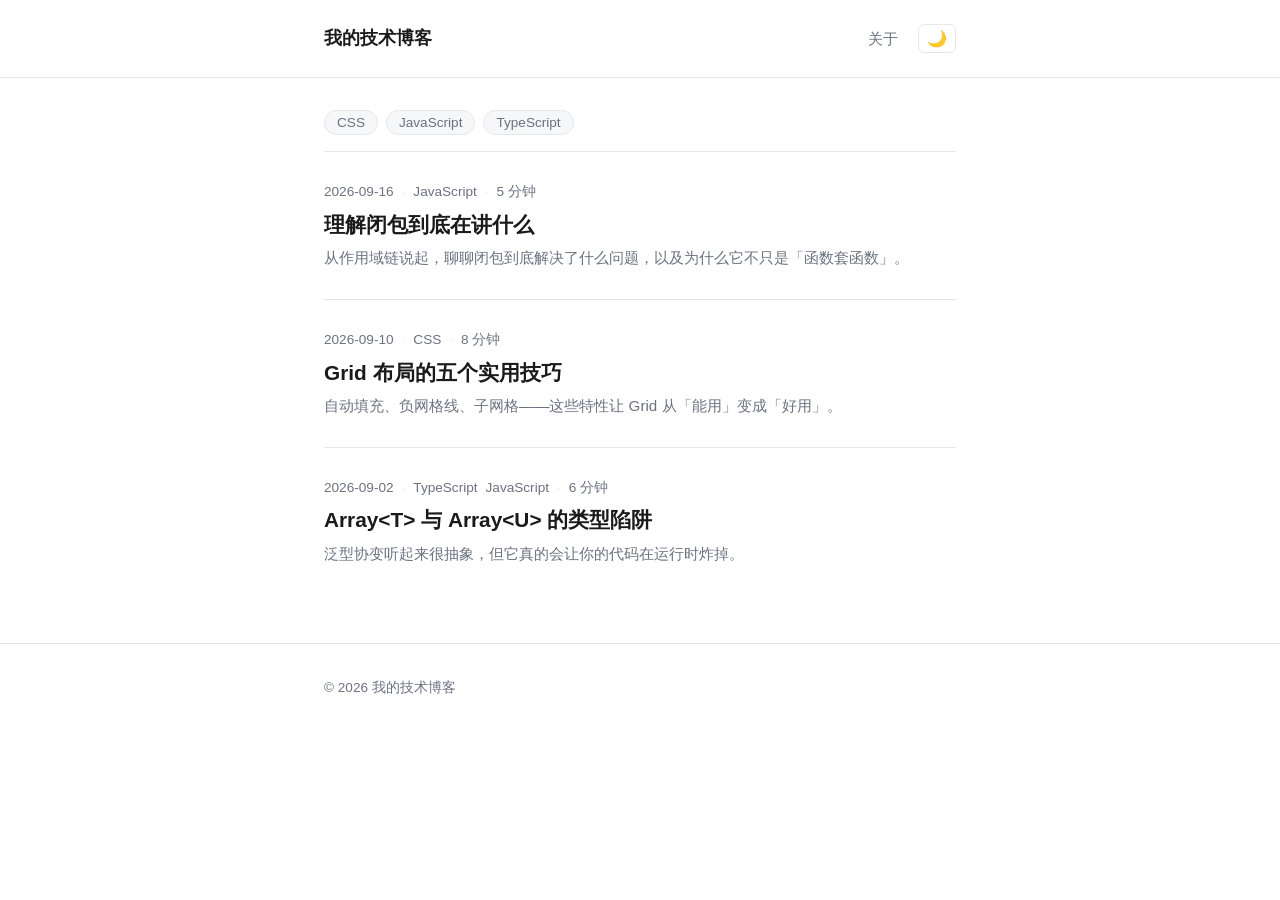
<file: index.html>
<!DOCTYPE html>
<html lang="zh-CN">
<head>
  <meta charset="UTF-8">
  <meta name="viewport" content="width=device-width, initial-scale=1">
  <title>我的技术博客</title>
  <link rel="stylesheet" href="assets/css/main.css">
  <!-- 顺序不可调换：blog-core 提供函数，posts 提供数据，theme 依赖 blog-core -->
  <script src="assets/js/blog-core.js"></script>
  <script src="assets/js/posts.js"></script>
  <script src="assets/js/theme.js"></script>
</head>
<body>
  <header class="site-header">
    <div class="container site-header__inner">
      <!-- 首页用 h1 承载站点标题：文章标题是 h2，缺 h1 会让标题层级从 h2 起始 -->
      <h1 class="site-title"><a class="site-title__link" href="index.html">我的技术博客</a></h1>
      <nav class="site-nav">
        <a class="site-nav__link" href="about.html">关于</a>
        <button class="theme-toggle" type="button" id="theme-toggle" aria-label="切换主题"></button>
      </nav>
    </div>
  </header>

  <main class="container">
    <div class="tag-bar" id="tag-bar" role="group" aria-label="按标签筛选"></div>
    <ul class="post-list" id="post-list"></ul>
  </main>

  <footer class="site-footer">
    <div class="container"><p>© 2026 我的技术博客</p></div>
  </footer>

  <script src="assets/js/home.js"></script>
</body>
</html>
</file>
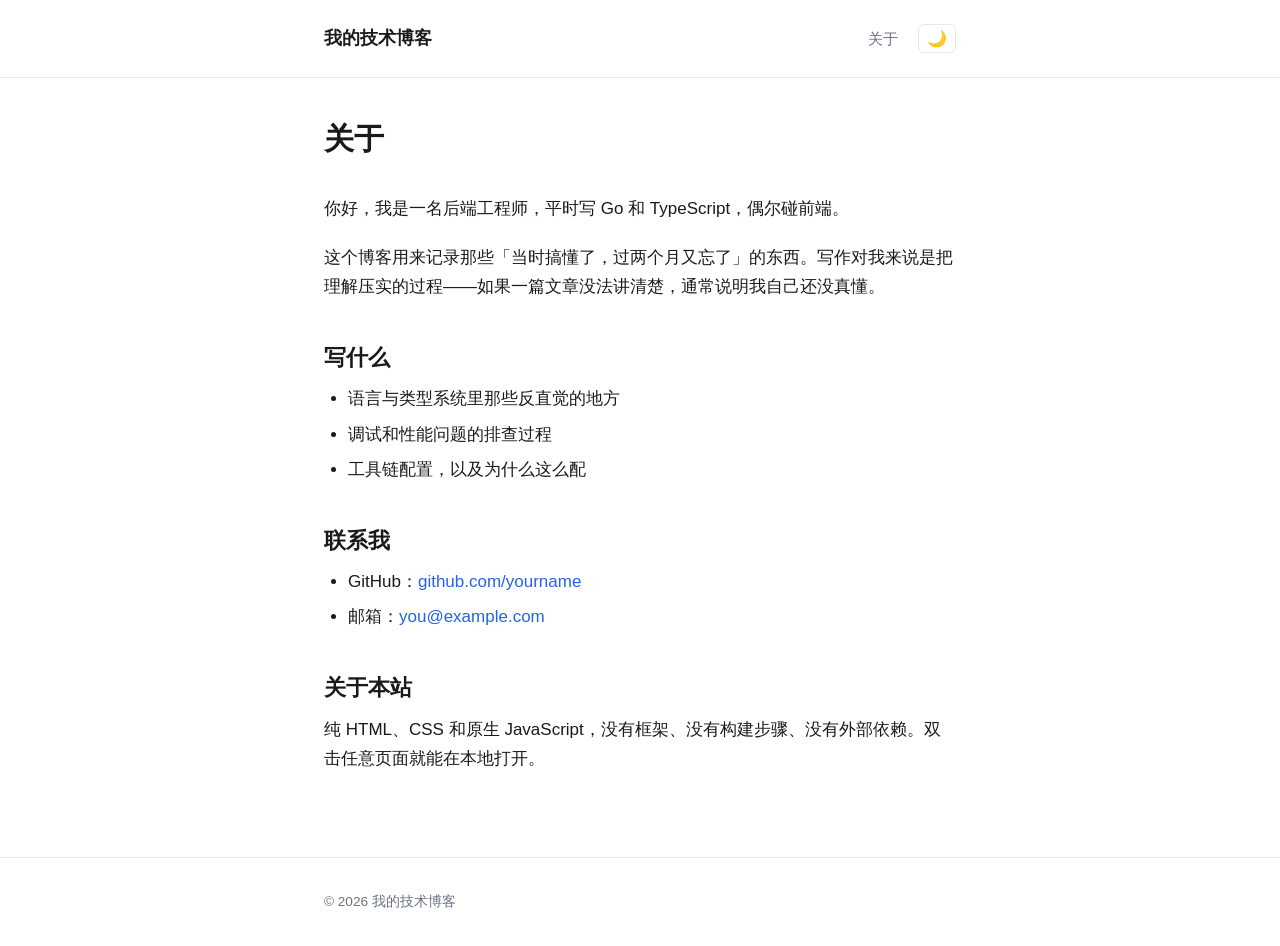
<file: about.html>
<!DOCTYPE html>
<html lang="zh-CN">
<head>
  <meta charset="UTF-8">
  <meta name="viewport" content="width=device-width, initial-scale=1">
  <title>关于 — 我的技术博客</title>
  <link rel="stylesheet" href="assets/css/main.css">
  <link rel="stylesheet" href="assets/css/post.css">
  <script src="assets/js/blog-core.js"></script>
  <script src="assets/js/posts.js"></script>
  <script src="assets/js/theme.js"></script>
</head>
<body>
  <header class="site-header">
    <div class="container site-header__inner">
      <a class="site-title" href="index.html">我的技术博客</a>
      <nav class="site-nav">
        <a class="site-nav__link" href="about.html">关于</a>
        <button class="theme-toggle" type="button" id="theme-toggle" aria-label="切换主题"></button>
      </nav>
    </div>
  </header>

  <main class="container">
    <article>
      <header class="post-header">
        <h1 class="post-header__title">关于</h1>
      </header>

      <div class="post-body">
        <!-- 改这里：换成你自己的介绍 -->
        <p>你好，我是一名后端工程师，平时写 Go 和 TypeScript，偶尔碰前端。</p>
        <p>这个博客用来记录那些「当时搞懂了，过两个月又忘了」的东西。写作对我来说是把理解压实的过程——如果一篇文章没法讲清楚，通常说明我自己还没真懂。</p>

        <h2>写什么</h2>
        <ul>
          <li>语言与类型系统里那些反直觉的地方</li>
          <li>调试和性能问题的排查过程</li>
          <li>工具链配置，以及为什么这么配</li>
        </ul>

        <h2>联系我</h2>
        <ul>
          <li>GitHub：<a href="https://github.com/">github.com/yourname</a></li>
          <li>邮箱：<a href="mailto:you@example.com">you@example.com</a></li>
        </ul>

        <h2>关于本站</h2>
        <p>纯 HTML、CSS 和原生 JavaScript，没有框架、没有构建步骤、没有外部依赖。双击任意页面就能在本地打开。</p>
        <!-- 介绍结束 -->
      </div>
    </article>
  </main>

  <footer class="site-footer">
    <div class="container"><p>© 2026 我的技术博客</p></div>
  </footer>
</body>
</html>
</file>
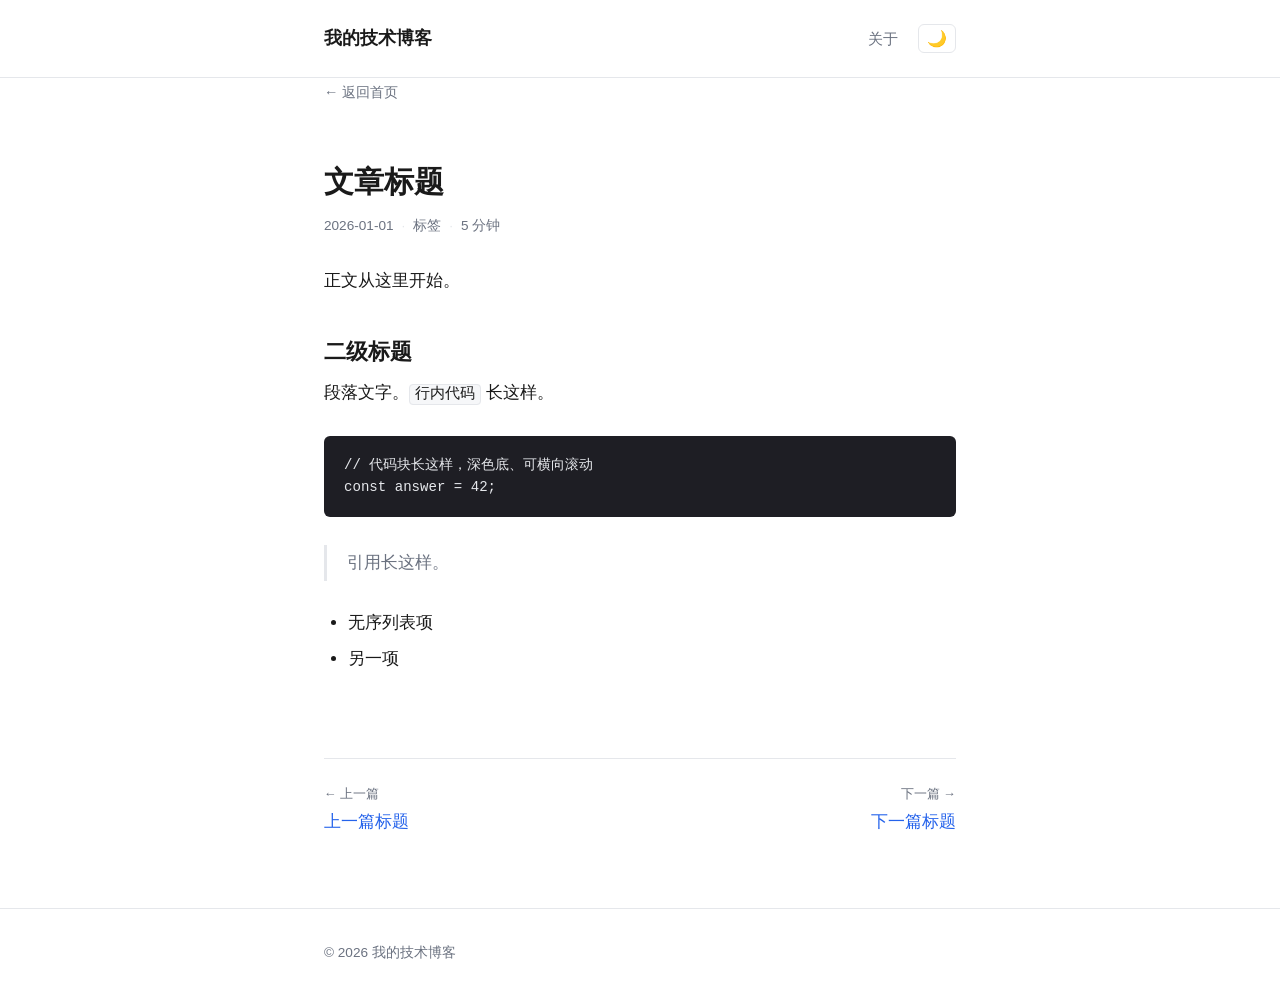
<file: template.html>
<!DOCTYPE html>
<html lang="zh-CN">
<head>
  <meta charset="UTF-8">
  <meta name="viewport" content="width=device-width, initial-scale=1">
  <!-- 改这里：文章标题 -->
  <title>文章标题 — 我的技术博客</title>
  <!-- 路径按文章页在 posts/ 下的位置写成 ../ 前缀，复制后无需修改 -->
  <link rel="stylesheet" href="../assets/css/main.css">
  <link rel="stylesheet" href="../assets/css/post.css">
  <script src="../assets/js/blog-core.js"></script>
  <script src="../assets/js/posts.js"></script>
  <script src="../assets/js/theme.js"></script>
</head>
<body>
  <header class="site-header">
    <div class="container site-header__inner">
      <a class="site-title" href="../index.html">我的技术博客</a>
      <nav class="site-nav">
        <a class="site-nav__link" href="../about.html">关于</a>
        <button class="theme-toggle" type="button" id="theme-toggle" aria-label="切换主题"></button>
      </nav>
    </div>
  </header>

  <main class="container">
    <article>
      <a class="back-link" href="../index.html">← 返回首页</a>

      <header class="post-header">
        <!-- 改这里：标题 -->
        <h1 class="post-header__title">文章标题</h1>
        <div class="post-meta">
          <!-- 改这里：日期 -->
          <time datetime="2026-01-01">2026-01-01</time>
          <span class="post-meta__sep">·</span>
          <!-- 改这里：标签，可有多个 -->
          <span class="post-tag">标签</span>
          <span class="post-meta__sep">·</span>
          <!-- 改这里：阅读时长 -->
          <span>5 分钟</span>
        </div>
      </header>

      <div class="post-body">
        <!-- 改这里：正文 -->
        <p>正文从这里开始。</p>

        <h2>二级标题</h2>
        <p>段落文字。<code>行内代码</code> 长这样。</p>

        <pre><code>// 代码块长这样，深色底、可横向滚动
const answer = 42;</code></pre>

        <blockquote><p>引用长这样。</p></blockquote>

        <ul>
          <li>无序列表项</li>
          <li>另一项</li>
        </ul>
        <!-- 正文结束 -->
      </div>
    </article>

    <nav class="post-nav">
      <!-- 改这里：上一篇 / 下一篇链接，没有就删掉对应的 <a> -->
      <a href="../index.html">
        <span class="post-nav__label">← 上一篇</span>
        <span>上一篇标题</span>
      </a>
      <a class="post-nav__next" href="../index.html">
        <span class="post-nav__label">下一篇 →</span>
        <span>下一篇标题</span>
      </a>
    </nav>
  </main>

  <footer class="site-footer">
    <div class="container"><p>© 2026 我的技术博客</p></div>
  </footer>
</body>
</html>
</file>
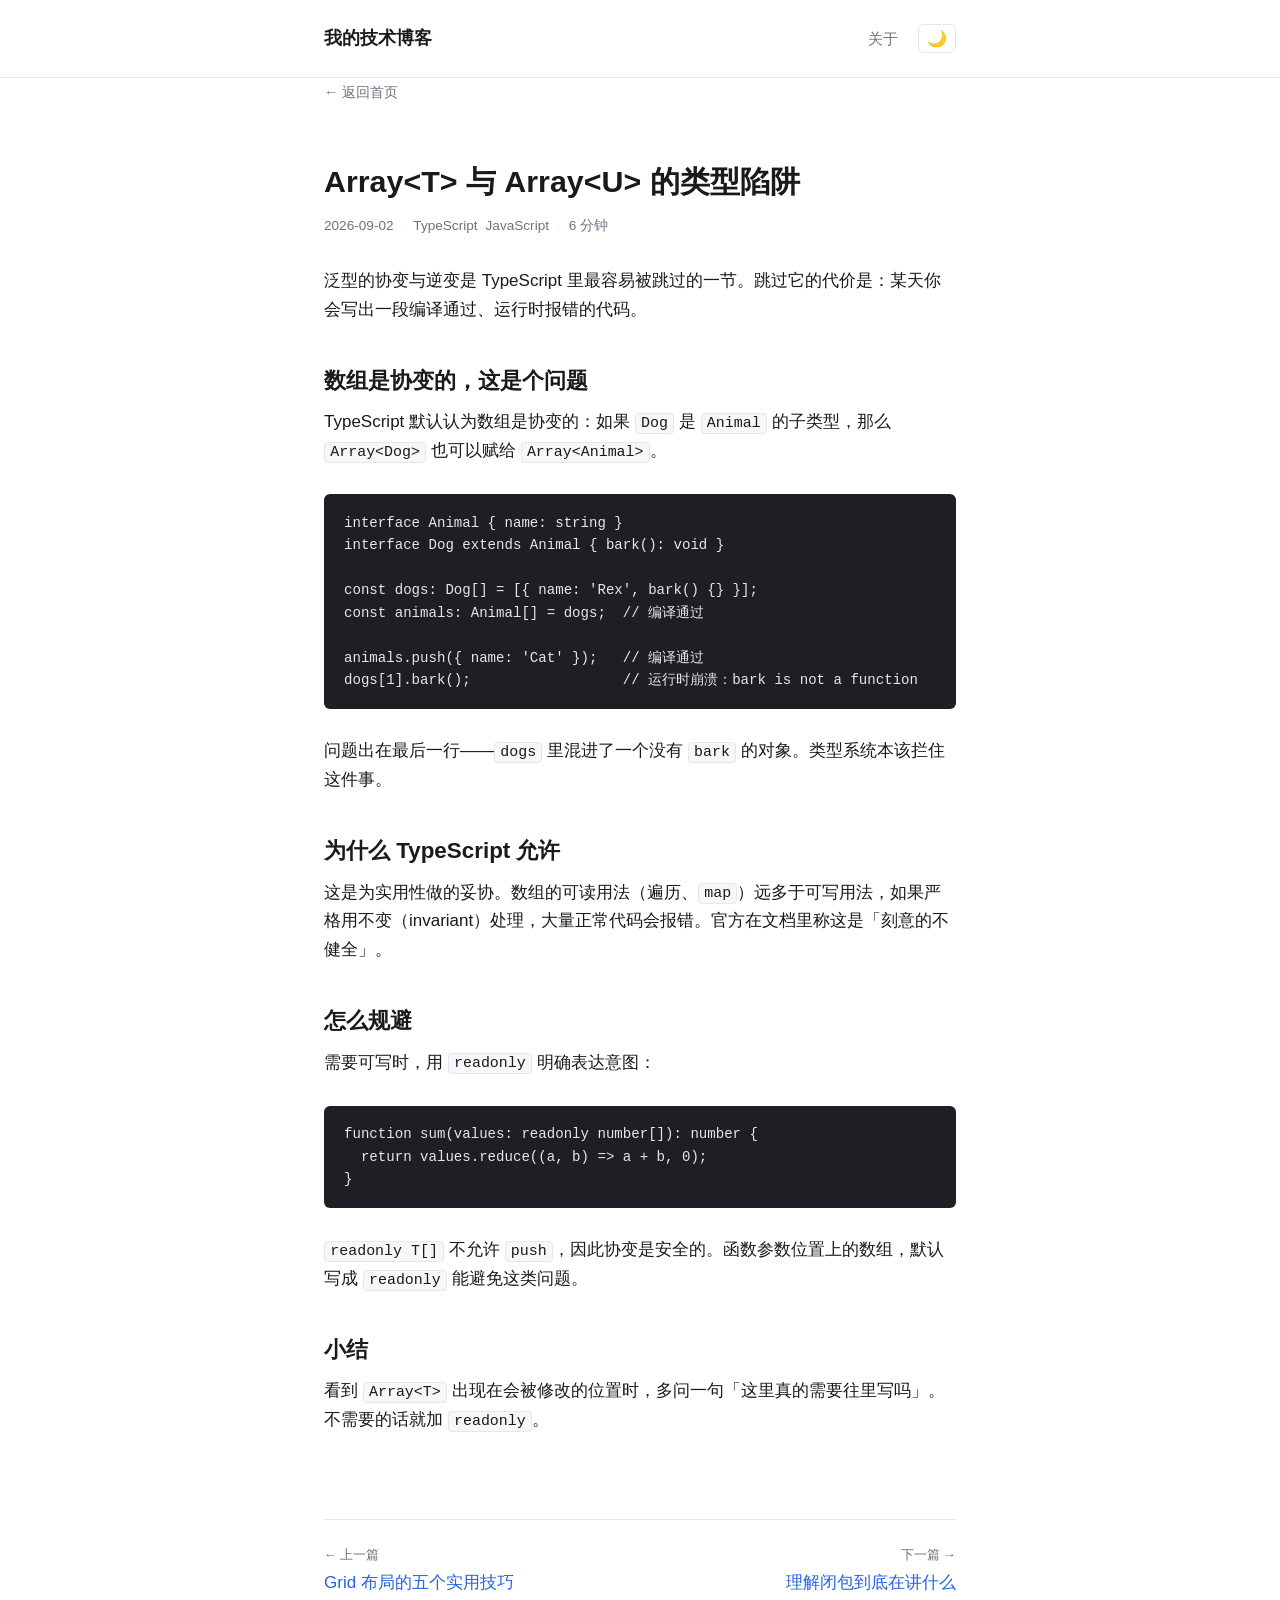
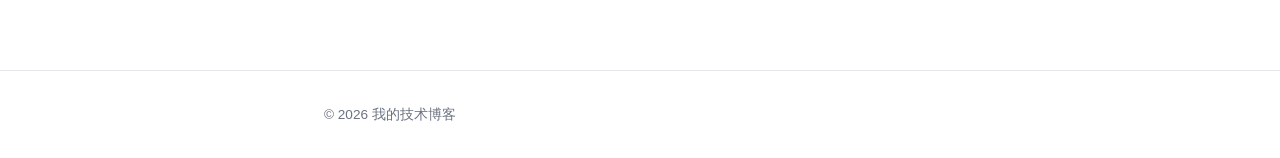
<file: posts/array-generics-pitfall.html>
<!DOCTYPE html>
<html lang="zh-CN">
<head>
  <meta charset="UTF-8">
  <meta name="viewport" content="width=device-width, initial-scale=1">
  <title>Array&lt;T&gt; 与 Array&lt;U&gt; 的类型陷阱 — 我的技术博客</title>
  <link rel="stylesheet" href="../assets/css/main.css">
  <link rel="stylesheet" href="../assets/css/post.css">
  <script src="../assets/js/blog-core.js"></script>
  <script src="../assets/js/posts.js"></script>
  <script src="../assets/js/theme.js"></script>
</head>
<body>
  <header class="site-header">
    <div class="container site-header__inner">
      <a class="site-title" href="../index.html">我的技术博客</a>
      <nav class="site-nav">
        <a class="site-nav__link" href="../about.html">关于</a>
        <button class="theme-toggle" type="button" id="theme-toggle" aria-label="切换主题"></button>
      </nav>
    </div>
  </header>

  <main class="container">
    <article>
      <a class="back-link" href="../index.html">← 返回首页</a>

      <header class="post-header">
        <h1 class="post-header__title">Array&lt;T&gt; 与 Array&lt;U&gt; 的类型陷阱</h1>
        <div class="post-meta">
          <time datetime="2026-09-02">2026-09-02</time>
          <span class="post-meta__sep">·</span>
          <span class="post-tag">TypeScript</span>
          <span class="post-tag">JavaScript</span>
          <span class="post-meta__sep">·</span>
          <span>6 分钟</span>
        </div>
      </header>

      <div class="post-body">
        <p>泛型的协变与逆变是 TypeScript 里最容易被跳过的一节。跳过它的代价是：某天你会写出一段编译通过、运行时报错的代码。</p>

        <h2>数组是协变的，这是个问题</h2>
        <p>TypeScript 默认认为数组是协变的：如果 <code>Dog</code> 是 <code>Animal</code> 的子类型，那么 <code>Array&lt;Dog&gt;</code> 也可以赋给 <code>Array&lt;Animal&gt;</code>。</p>

        <pre><code>interface Animal { name: string }
interface Dog extends Animal { bark(): void }

const dogs: Dog[] = [{ name: 'Rex', bark() {} }];
const animals: Animal[] = dogs;  // 编译通过

animals.push({ name: 'Cat' });   // 编译通过
dogs[1].bark();                  // 运行时崩溃：bark is not a function</code></pre>

        <p>问题出在最后一行——<code>dogs</code> 里混进了一个没有 <code>bark</code> 的对象。类型系统本该拦住这件事。</p>

        <h2>为什么 TypeScript 允许</h2>
        <p>这是为实用性做的妥协。数组的可读用法（遍历、<code>map</code>）远多于可写用法，如果严格用不变（invariant）处理，大量正常代码会报错。官方在文档里称这是「刻意的不健全」。</p>

        <h2>怎么规避</h2>
        <p>需要可写时，用 <code>readonly</code> 明确表达意图：</p>

        <pre><code>function sum(values: readonly number[]): number {
  return values.reduce((a, b) =&gt; a + b, 0);
}</code></pre>

        <p><code>readonly T[]</code> 不允许 <code>push</code>，因此协变是安全的。函数参数位置上的数组，默认写成 <code>readonly</code> 能避免这类问题。</p>

        <h2>小结</h2>
        <p>看到 <code>Array&lt;T&gt;</code> 出现在会被修改的位置时，多问一句「这里真的需要往里写吗」。不需要的话就加 <code>readonly</code>。</p>
      </div>
    </article>

    <nav class="post-nav">
      <a href="css-grid-tricks.html">
        <span class="post-nav__label">← 上一篇</span>
        <span>Grid 布局的五个实用技巧</span>
      </a>
      <a class="post-nav__next" href="understanding-closures.html">
        <span class="post-nav__label">下一篇 →</span>
        <span>理解闭包到底在讲什么</span>
      </a>
    </nav>
  </main>

  <footer class="site-footer">
    <div class="container"><p>© 2026 我的技术博客</p></div>
  </footer>
</body>
</html>
</file>
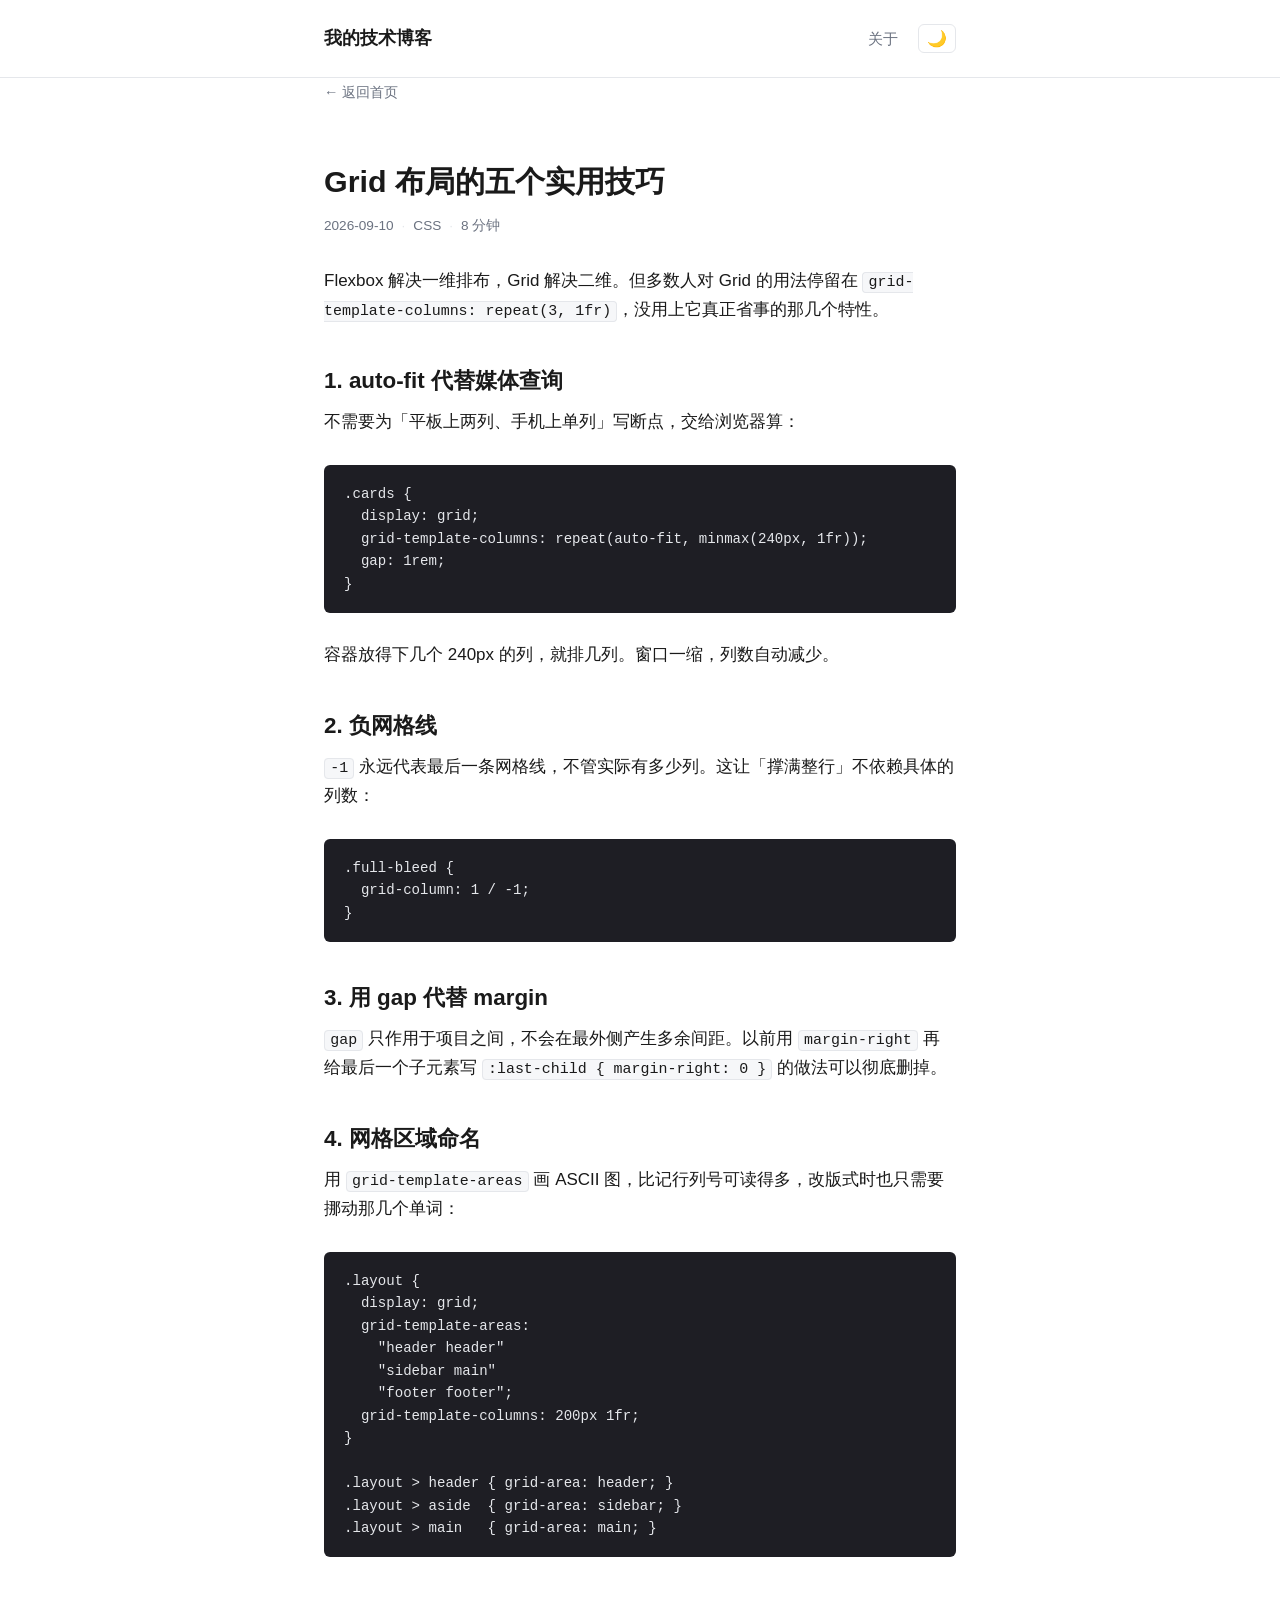
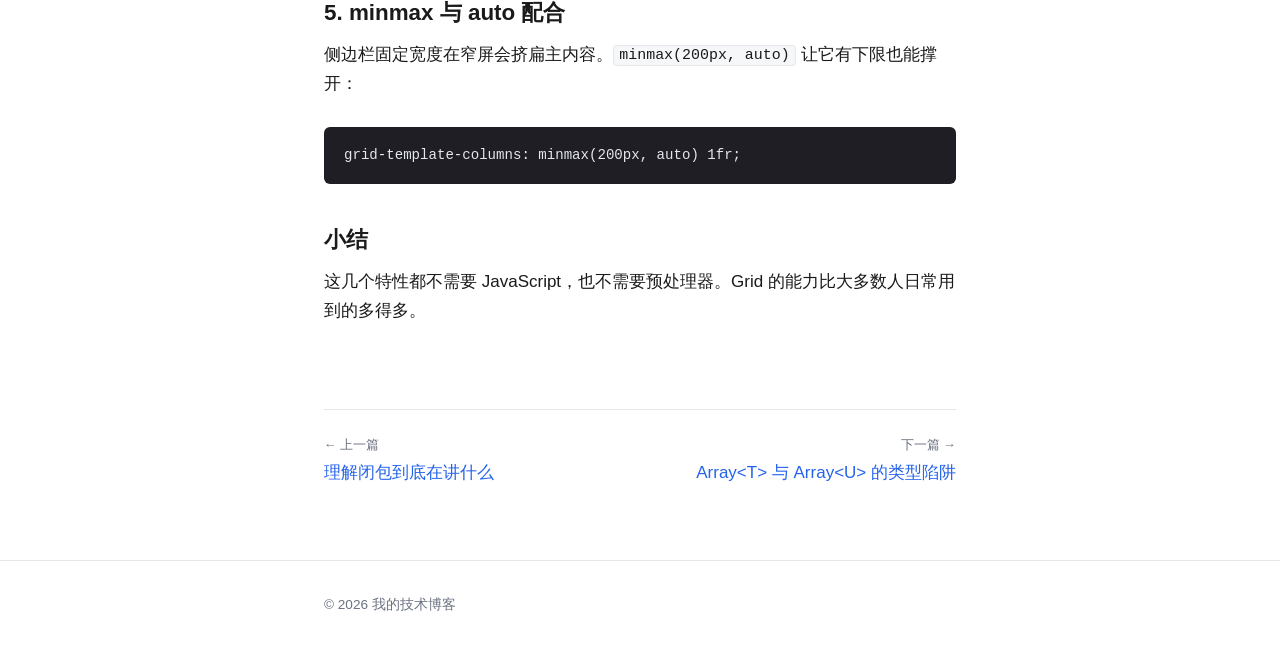
<file: posts/css-grid-tricks.html>
<!DOCTYPE html>
<html lang="zh-CN">
<head>
  <meta charset="UTF-8">
  <meta name="viewport" content="width=device-width, initial-scale=1">
  <title>Grid 布局的五个实用技巧 — 我的技术博客</title>
  <link rel="stylesheet" href="../assets/css/main.css">
  <link rel="stylesheet" href="../assets/css/post.css">
  <script src="../assets/js/blog-core.js"></script>
  <script src="../assets/js/posts.js"></script>
  <script src="../assets/js/theme.js"></script>
</head>
<body>
  <header class="site-header">
    <div class="container site-header__inner">
      <a class="site-title" href="../index.html">我的技术博客</a>
      <nav class="site-nav">
        <a class="site-nav__link" href="../about.html">关于</a>
        <button class="theme-toggle" type="button" id="theme-toggle" aria-label="切换主题"></button>
      </nav>
    </div>
  </header>

  <main class="container">
    <article>
      <a class="back-link" href="../index.html">← 返回首页</a>

      <header class="post-header">
        <h1 class="post-header__title">Grid 布局的五个实用技巧</h1>
        <div class="post-meta">
          <time datetime="2026-09-10">2026-09-10</time>
          <span class="post-meta__sep">·</span>
          <span class="post-tag">CSS</span>
          <span class="post-meta__sep">·</span>
          <span>8 分钟</span>
        </div>
      </header>

      <div class="post-body">
        <p>Flexbox 解决一维排布，Grid 解决二维。但多数人对 Grid 的用法停留在 <code>grid-template-columns: repeat(3, 1fr)</code>，没用上它真正省事的那几个特性。</p>

        <h2>1. auto-fit 代替媒体查询</h2>
        <p>不需要为「平板上两列、手机上单列」写断点，交给浏览器算：</p>

        <pre><code>.cards {
  display: grid;
  grid-template-columns: repeat(auto-fit, minmax(240px, 1fr));
  gap: 1rem;
}</code></pre>

        <p>容器放得下几个 240px 的列，就排几列。窗口一缩，列数自动减少。</p>

        <h2>2. 负网格线</h2>
        <p><code>-1</code> 永远代表最后一条网格线，不管实际有多少列。这让「撑满整行」不依赖具体的列数：</p>

        <pre><code>.full-bleed {
  grid-column: 1 / -1;
}</code></pre>

        <h2>3. 用 gap 代替 margin</h2>
        <p><code>gap</code> 只作用于项目之间，不会在最外侧产生多余间距。以前用 <code>margin-right</code> 再给最后一个子元素写 <code>:last-child { margin-right: 0 }</code> 的做法可以彻底删掉。</p>

        <h2>4. 网格区域命名</h2>
        <p>用 <code>grid-template-areas</code> 画 ASCII 图，比记行列号可读得多，改版式时也只需要挪动那几个单词：</p>

        <pre><code>.layout {
  display: grid;
  grid-template-areas:
    "header header"
    "sidebar main"
    "footer footer";
  grid-template-columns: 200px 1fr;
}

.layout &gt; header { grid-area: header; }
.layout &gt; aside  { grid-area: sidebar; }
.layout &gt; main   { grid-area: main; }</code></pre>

        <h2>5. minmax 与 auto 配合</h2>
        <p>侧边栏固定宽度在窄屏会挤扁主内容。<code>minmax(200px, auto)</code> 让它有下限也能撑开：</p>

        <pre><code>grid-template-columns: minmax(200px, auto) 1fr;</code></pre>

        <h2>小结</h2>
        <p>这几个特性都不需要 JavaScript，也不需要预处理器。Grid 的能力比大多数人日常用到的多得多。</p>
      </div>
    </article>

    <nav class="post-nav">
      <a href="understanding-closures.html">
        <span class="post-nav__label">← 上一篇</span>
        <span>理解闭包到底在讲什么</span>
      </a>
      <a class="post-nav__next" href="array-generics-pitfall.html">
        <span class="post-nav__label">下一篇 →</span>
        <span>Array&lt;T&gt; 与 Array&lt;U&gt; 的类型陷阱</span>
      </a>
    </nav>
  </main>

  <footer class="site-footer">
    <div class="container"><p>© 2026 我的技术博客</p></div>
  </footer>
</body>
</html>
</file>
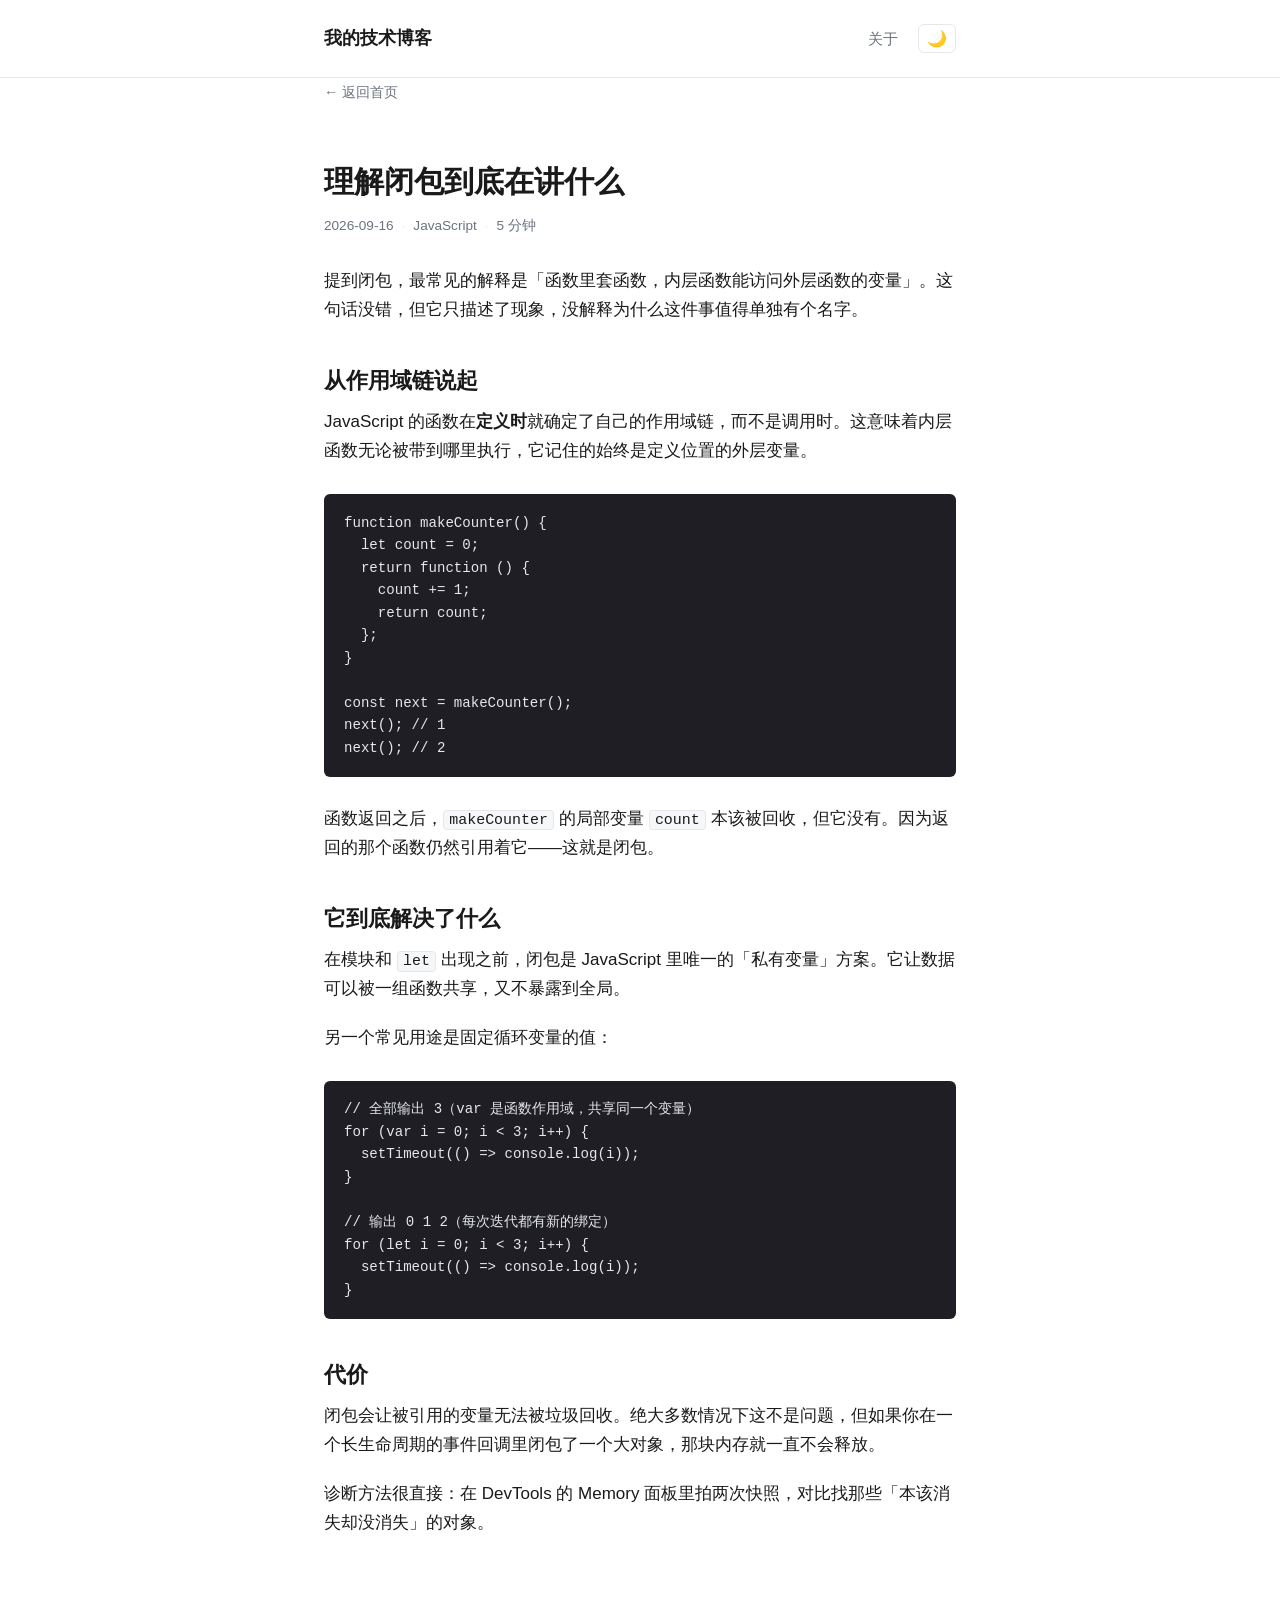
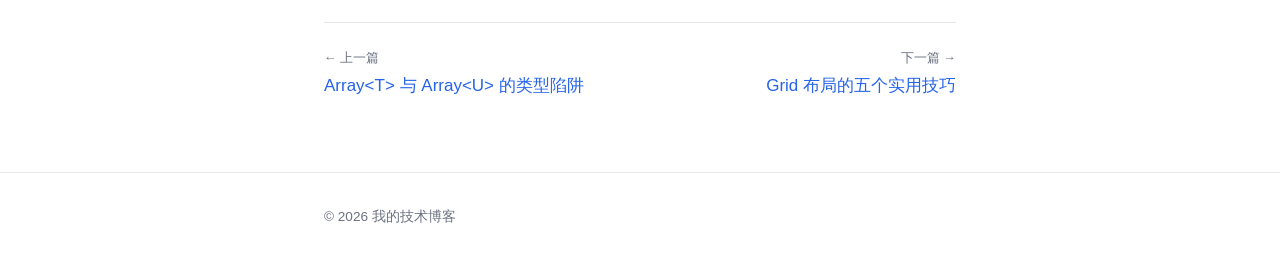
<file: posts/understanding-closures.html>
<!DOCTYPE html>
<html lang="zh-CN">
<head>
  <meta charset="UTF-8">
  <meta name="viewport" content="width=device-width, initial-scale=1">
  <title>理解闭包到底在讲什么 — 我的技术博客</title>
  <link rel="stylesheet" href="../assets/css/main.css">
  <link rel="stylesheet" href="../assets/css/post.css">
  <script src="../assets/js/blog-core.js"></script>
  <script src="../assets/js/posts.js"></script>
  <script src="../assets/js/theme.js"></script>
</head>
<body>
  <header class="site-header">
    <div class="container site-header__inner">
      <a class="site-title" href="../index.html">我的技术博客</a>
      <nav class="site-nav">
        <a class="site-nav__link" href="../about.html">关于</a>
        <button class="theme-toggle" type="button" id="theme-toggle" aria-label="切换主题"></button>
      </nav>
    </div>
  </header>

  <main class="container">
    <article>
      <a class="back-link" href="../index.html">← 返回首页</a>

      <header class="post-header">
        <h1 class="post-header__title">理解闭包到底在讲什么</h1>
        <div class="post-meta">
          <time datetime="2026-09-16">2026-09-16</time>
          <span class="post-meta__sep">·</span>
          <span class="post-tag">JavaScript</span>
          <span class="post-meta__sep">·</span>
          <span>5 分钟</span>
        </div>
      </header>

      <div class="post-body">
        <p>提到闭包，最常见的解释是「函数里套函数，内层函数能访问外层函数的变量」。这句话没错，但它只描述了现象，没解释为什么这件事值得单独有个名字。</p>

        <h2>从作用域链说起</h2>
        <p>JavaScript 的函数在<strong>定义时</strong>就确定了自己的作用域链，而不是调用时。这意味着内层函数无论被带到哪里执行，它记住的始终是定义位置的外层变量。</p>

        <pre><code>function makeCounter() {
  let count = 0;
  return function () {
    count += 1;
    return count;
  };
}

const next = makeCounter();
next(); // 1
next(); // 2</code></pre>

        <p>函数返回之后，<code>makeCounter</code> 的局部变量 <code>count</code> 本该被回收，但它没有。因为返回的那个函数仍然引用着它——这就是闭包。</p>

        <h2>它到底解决了什么</h2>
        <p>在模块和 <code>let</code> 出现之前，闭包是 JavaScript 里唯一的「私有变量」方案。它让数据可以被一组函数共享，又不暴露到全局。</p>
        <p>另一个常见用途是固定循环变量的值：</p>

        <pre><code>// 全部输出 3（var 是函数作用域，共享同一个变量）
for (var i = 0; i &lt; 3; i++) {
  setTimeout(() => console.log(i));
}

// 输出 0 1 2（每次迭代都有新的绑定）
for (let i = 0; i &lt; 3; i++) {
  setTimeout(() => console.log(i));
}</code></pre>

        <h2>代价</h2>
        <p>闭包会让被引用的变量无法被垃圾回收。绝大多数情况下这不是问题，但如果你在一个长生命周期的事件回调里闭包了一个大对象，那块内存就一直不会释放。</p>
        <p>诊断方法很直接：在 DevTools 的 Memory 面板里拍两次快照，对比找那些「本该消失却没消失」的对象。</p>
      </div>
    </article>

    <nav class="post-nav">
      <a href="array-generics-pitfall.html">
        <span class="post-nav__label">← 上一篇</span>
        <span>Array&lt;T&gt; 与 Array&lt;U&gt; 的类型陷阱</span>
      </a>
      <a class="post-nav__next" href="css-grid-tricks.html">
        <span class="post-nav__label">下一篇 →</span>
        <span>Grid 布局的五个实用技巧</span>
      </a>
    </nav>
  </main>

  <footer class="site-footer">
    <div class="container"><p>© 2026 我的技术博客</p></div>
  </footer>
</body>
</html>
</file>
<file: assets/css/main.css>
/* ===== 设计令牌 ===== */
:root {
  --bg: #ffffff;
  --bg-subtle: #f6f7f9;
  --text: #1a1a1a;
  --text-muted: #6b7280;
  --border: #e5e7eb;
  --accent: #2563eb;
  --accent-hover: #1d4ed8;

  --font-sans: -apple-system, BlinkMacSystemFont, "Segoe UI", "PingFang SC",
               "Hiragino Sans GB", "Microsoft YaHei", sans-serif;
  --font-mono: ui-monospace, SFMono-Regular, "SF Mono", Menlo, Consolas, monospace;

  --measure: 42rem;
  --radius: 6px;
  --transition: 150ms ease;
}

[data-theme="dark"] {
  --bg: #0f1115;
  --bg-subtle: #171a21;
  --text: #e6e6e6;
  --text-muted: #9ca3af;
  --border: #262b36;
  --accent: #60a5fa;
  --accent-hover: #93c5fd;
}

/* ===== 基础 ===== */
*,
*::before,
*::after { box-sizing: border-box; }

html { -webkit-text-size-adjust: 100%; }

body {
  margin: 0;
  background: var(--bg);
  color: var(--text);
  font-family: var(--font-sans);
  font-size: 17px;
  line-height: 1.7;
  transition: background-color var(--transition), color var(--transition);
}

a { color: var(--accent); text-decoration: none; }
a:hover { color: var(--accent-hover); }

/* 键盘焦点可见，鼠标点击不显示外框 */
:focus-visible {
  outline: 2px solid var(--accent);
  outline-offset: 3px;
  border-radius: 2px;
}

.container {
  max-width: var(--measure);
  margin: 0 auto;
  padding: 0 1.25rem;
}

/* ===== 页头 ===== */
.site-header {
  border-bottom: 1px solid var(--border);
  padding: 1.5rem 0;
}

.site-header__inner {
  display: flex;
  align-items: center;
  justify-content: space-between;
  gap: 1rem;
}

/* 首页上是 <h1 class="site-title"><a class="site-title__link">，
   其余页面是 <a class="site-title">。两种结构共用下面的样式。 */
.site-title {
  font-size: 1.1rem;
  font-weight: 600;
  line-height: 1.4;
  margin: 0;              /* h1 自带上下外边距，需清零以免撑开页头 */
  color: var(--text);
}
.site-title:hover { color: var(--accent); }        /* 非首页：元素自身是链接 */
.site-title a { color: inherit; }                  /* 首页：链接在 h1 内部 */
.site-title a:hover { color: var(--accent); }

.site-nav {
  display: flex;
  align-items: center;
  gap: 1.25rem;
}

.site-nav__link { color: var(--text-muted); font-size: 0.95rem; }
.site-nav__link:hover { color: var(--accent); }

.theme-toggle {
  background: none;
  border: 1px solid var(--border);
  border-radius: var(--radius);
  color: var(--text);
  cursor: pointer;
  font-size: 1rem;
  line-height: 1;
  padding: 0.35rem 0.5rem;
  transition: border-color var(--transition), background-color var(--transition);
}
.theme-toggle:hover { border-color: var(--accent); }

/* ===== 标签栏 ===== */
.tag-bar {
  display: flex;
  flex-wrap: wrap;
  gap: 0.5rem;
  padding: 2rem 0 1rem;
}

.tag {
  background: var(--bg-subtle);
  border: 1px solid var(--border);
  border-radius: 999px;
  color: var(--text-muted);
  cursor: pointer;
  font-family: inherit;
  font-size: 0.85rem;
  padding: 0.25rem 0.75rem;
  transition: all var(--transition);
}
.tag:hover { border-color: var(--accent); color: var(--accent); }

.tag[aria-pressed="true"] {
  background: var(--accent);
  border-color: var(--accent);
  color: #ffffff;
}

/* ===== 文章列表 ===== */
.post-list {
  list-style: none;
  margin: 0;
  padding: 0;
}

.post-item { border-top: 1px solid var(--border); }

.post-item__link {
  display: block;
  padding: 1.75rem 0;
  color: inherit;
}
.post-item__link:hover { color: inherit; }

.post-meta {
  display: flex;
  flex-wrap: wrap;
  align-items: center;
  gap: 0.5rem;
  color: var(--text-muted);
  font-size: 0.85rem;
  margin-bottom: 0.4rem;
}

.post-meta__sep { color: var(--border); }
.post-tag { color: var(--text-muted); }

.post-item__title {
  font-size: 1.3rem;
  line-height: 1.4;
  margin: 0 0 0.4rem;
  transition: color var(--transition);
}
.post-item__link:hover .post-item__title { color: var(--accent); }

.post-item__summary {
  color: var(--text-muted);
  font-size: 0.95rem;
  margin: 0;
}

/* ===== 页脚 ===== */
.site-footer {
  border-top: 1px solid var(--border);
  color: var(--text-muted);
  font-size: 0.85rem;
  margin-top: 3rem;
  padding: 2rem 0;
}
.site-footer p { margin: 0; }

/* ===== 响应式 ===== */
@media (max-width: 480px) {
  body { font-size: 16px; }
  .post-item__title { font-size: 1.15rem; }
  .site-header { padding: 1.25rem 0; }
}

/* ===== 尊重系统的减少动效设置 ===== */
@media (prefers-reduced-motion: reduce) {
  * { transition: none !important; }
}
</file>
<file: assets/css/post.css>
/* ===== 文章页正文排版 ===== */

.post-header { padding: 2.5rem 0 1.5rem; }

.post-header__title {
  font-size: 1.9rem;
  line-height: 1.35;
  margin: 0 0 0.75rem;
}

.back-link {
  color: var(--text-muted);
  display: inline-block;
  font-size: 0.9rem;
  margin-bottom: 1rem;
}
.back-link:hover { color: var(--accent); }

.post-body { padding-bottom: 1rem; }

.post-body h2 {
  font-size: 1.4rem;
  line-height: 1.4;
  margin: 2.5rem 0 0.75rem;
}

.post-body h3 {
  font-size: 1.15rem;
  line-height: 1.4;
  margin: 2rem 0 0.6rem;
}

.post-body p { margin: 0 0 1.25rem; }

.post-body ul,
.post-body ol { margin: 0 0 1.25rem; padding-left: 1.5rem; }
.post-body li { margin-bottom: 0.4rem; }

.post-body img {
  border-radius: var(--radius);
  display: block;
  height: auto;
  margin: 1.75rem 0;
  max-width: 100%;
}

.post-body blockquote {
  border-left: 3px solid var(--border);
  color: var(--text-muted);
  margin: 1.75rem 0;
  padding: 0.25rem 0 0.25rem 1.25rem;
}
.post-body blockquote p:last-child { margin-bottom: 0; }

/* 行内代码 */
.post-body code {
  background: var(--bg-subtle);
  border: 1px solid var(--border);
  border-radius: 4px;
  font-family: var(--font-mono);
  font-size: 0.88em;
  padding: 0.1em 0.35em;
}

/* 代码块：深色底 + 横向滚动，不做语法高亮 */
.post-body pre {
  background: #1e1e24;
  border-radius: var(--radius);
  color: #e5e7eb;
  font-size: 0.88rem;
  line-height: 1.6;
  margin: 1.75rem 0;
  overflow-x: auto;
  padding: 1.1rem 1.25rem;
}

.post-body pre code {
  background: none;
  border: none;
  color: inherit;
  font-size: inherit;
  padding: 0;
}

.post-body table {
  border-collapse: collapse;
  display: block;
  margin: 1.75rem 0;
  overflow-x: auto;
  width: 100%;
}
.post-body th,
.post-body td {
  border: 1px solid var(--border);
  padding: 0.5rem 0.75rem;
  text-align: left;
}
.post-body th { background: var(--bg-subtle); }

.post-body hr {
  border: none;
  border-top: 1px solid var(--border);
  margin: 2.5rem 0;
}

/* ===== 上一篇 / 下一篇 ===== */
.post-nav {
  border-top: 1px solid var(--border);
  display: flex;
  gap: 1rem;
  justify-content: space-between;
  margin-top: 3rem;
  padding: 1.5rem 0;
}
.post-nav a { max-width: 48%; }
.post-nav__label {
  color: var(--text-muted);
  display: block;
  font-size: 0.8rem;
  margin-bottom: 0.2rem;
}
.post-nav__next { margin-left: auto; text-align: right; }

@media (max-width: 480px) {
  .post-header__title { font-size: 1.5rem; }
  .post-body h2 { font-size: 1.25rem; }
}
</file>
